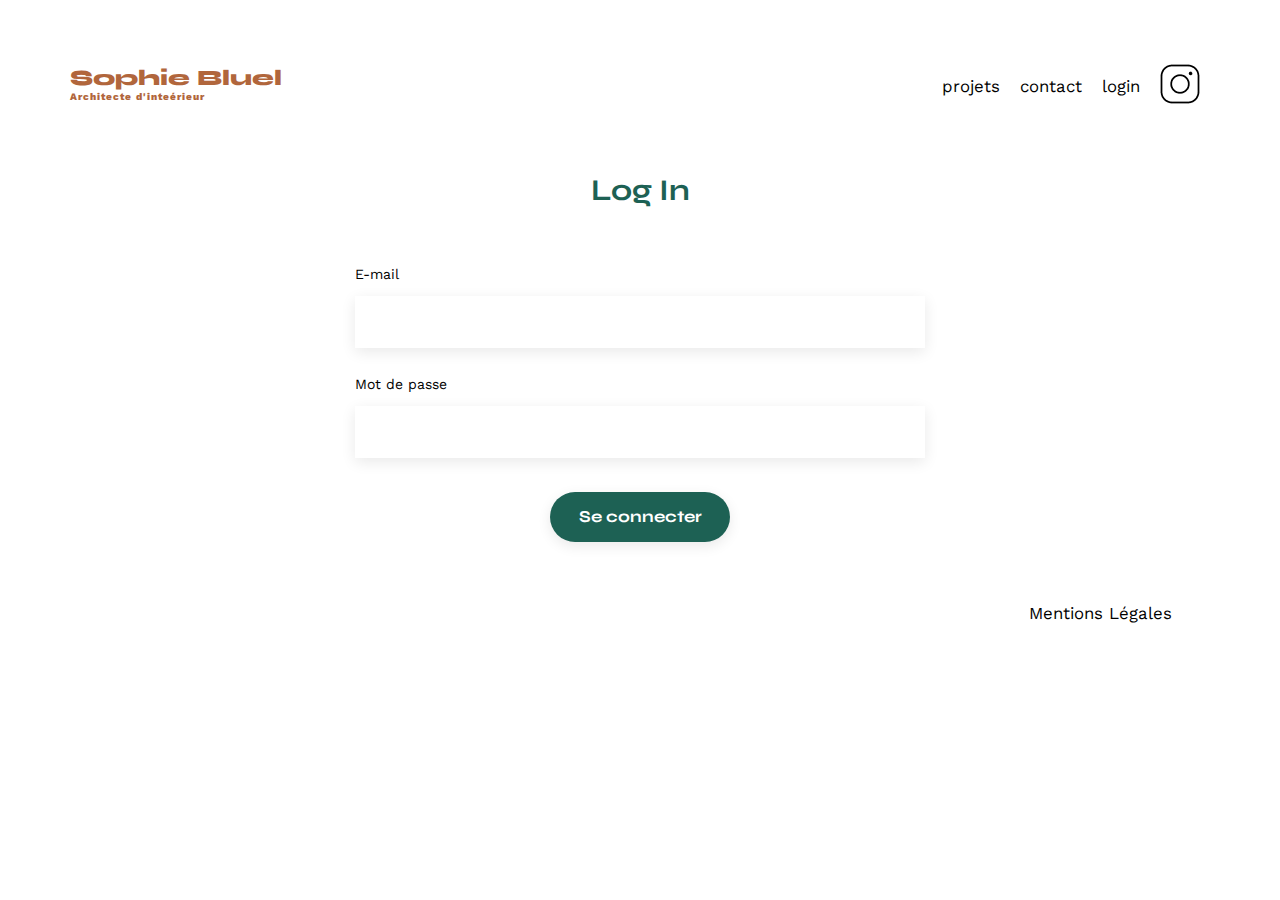
<file: FrontEnd/login.html>
<!DOCTYPE html>
<html lang="fr">
  <head>
    <meta charset="UTF-8" />
    <title>Sophie Bluel - Login</title>
    <meta name="viewport" content="width=device-width, initial-scale=1.0" />
    <link rel="preconnect" href="https://fonts.googleapis.com" />
    <link rel="preconnect" href="https://fonts.gstatic.com" crossorigin />
    <link
      href="https://fonts.googleapis.com/css2?family=Syne:wght@700;800&family=Work+Sans&display=swap"
      rel="stylesheet"
    />
    <meta name="description" content="" />
    <link rel="stylesheet" href="./assets/login.css" />
  </head>
  <body>
    <header>
      <h1>Sophie Bluel <span>Architecte d'inteérieur</span></h1>
      <nav>
        <ul>
          <li>
            <a href="./index.html#portfolio" class="itemMenu"> projets </a>
          </li>
          <li>
            <a href="./index.html#contact" class="itemMenu"> contact </a>
          </li>
          <li><a href="./login.html" class="itemMenu">login</a></li>
          <li><img src="./assets/icons/instagram.png" alt="Instagram" /></li>
        </ul>
      </nav>
    </header>
    <main>
      <section id="login">
        <h2>Log In</h2>
        <form action="#" method="post">
          <label for="email">E-mail</label>
          <input type="text" email="email" id="email" />
          <label for="password">Mot de passe</label>
          <input type="password" name="passeword" id="password" />
          <input type="submit" value="Se connecter" />
        </form>
      </section>
      <footer>
        <nav>
          <ul>
            <li>Mentions Légales</li>
          </ul>
        </nav>
      </footer>
    </main>
  </body>
  <script src="./js/login.js"></script>
</html>
</file>
<file: FrontEnd/assets/login.css>
body {
	max-width: 1140px;
	margin:auto;
	font-family: 'Work Sans' ;
	font-size: 14px;
}
header {
	display: flex;
	justify-content: space-between;
	margin: 50px 0
}

section {
	margin: 50px 0
}

ol, ul {
	list-style: none;
}
h1{
	display: flex;
	flex-direction: column;
	font-family: 'Syne';
	font-size: 22px;
	font-weight: 800;
	color: #B1663C
}

h1 > span {
	font-family: 'Work Sans';
	font-size:10px;
	letter-spacing: 0.1em;
;
}

h2{
	font-family: 'Syne';
	font-weight: 700;
	font-size: 30px;
	color: #1D6154
}
nav ul {
	display: flex;
	align-items: center;
	list-style-type: none;

}
nav li {
	padding: 0 10px;
	font-size: 1.2em;
	
}

a {
	text-decoration: none;
	color: black;
}

a:hover {
	color: #B1663C;
	cursor: pointer;
}

li:hover {
	color: #B1663C;
	cursor: pointer;

}

#login {
	width: 50%;
margin: auto;
}
#login > * {
	text-align: center;

}
#login h2{
	margin-bottom: 20px;
}
#login form {
	text-align: left;
	margin-top:30px;
	display: flex;
	flex-direction: column;
}

#login input {
	height: 50px;
	font-size: 1.2em;
	border: none;
	box-shadow: 0px 4px 14px rgba(0, 0, 0, 0.09);
}
#login label {
	margin: 2em 0 1em 0;
}
#login textarea {
	border: none;
	box-shadow: 0px 4px 14px rgba(0, 0, 0, 0.09);
}

input[type="submit"]{
	font-family: 'Syne';
	font-weight: 700;
	color: white;
	background-color: #1D6154;
	margin : 2em auto ;
	width: 180px;
	text-align: center;
	border-radius: 60px ;
}

footer nav ul {
	display: flex;
	justify-content: flex-end;
	margin: 2em
}
</file>
